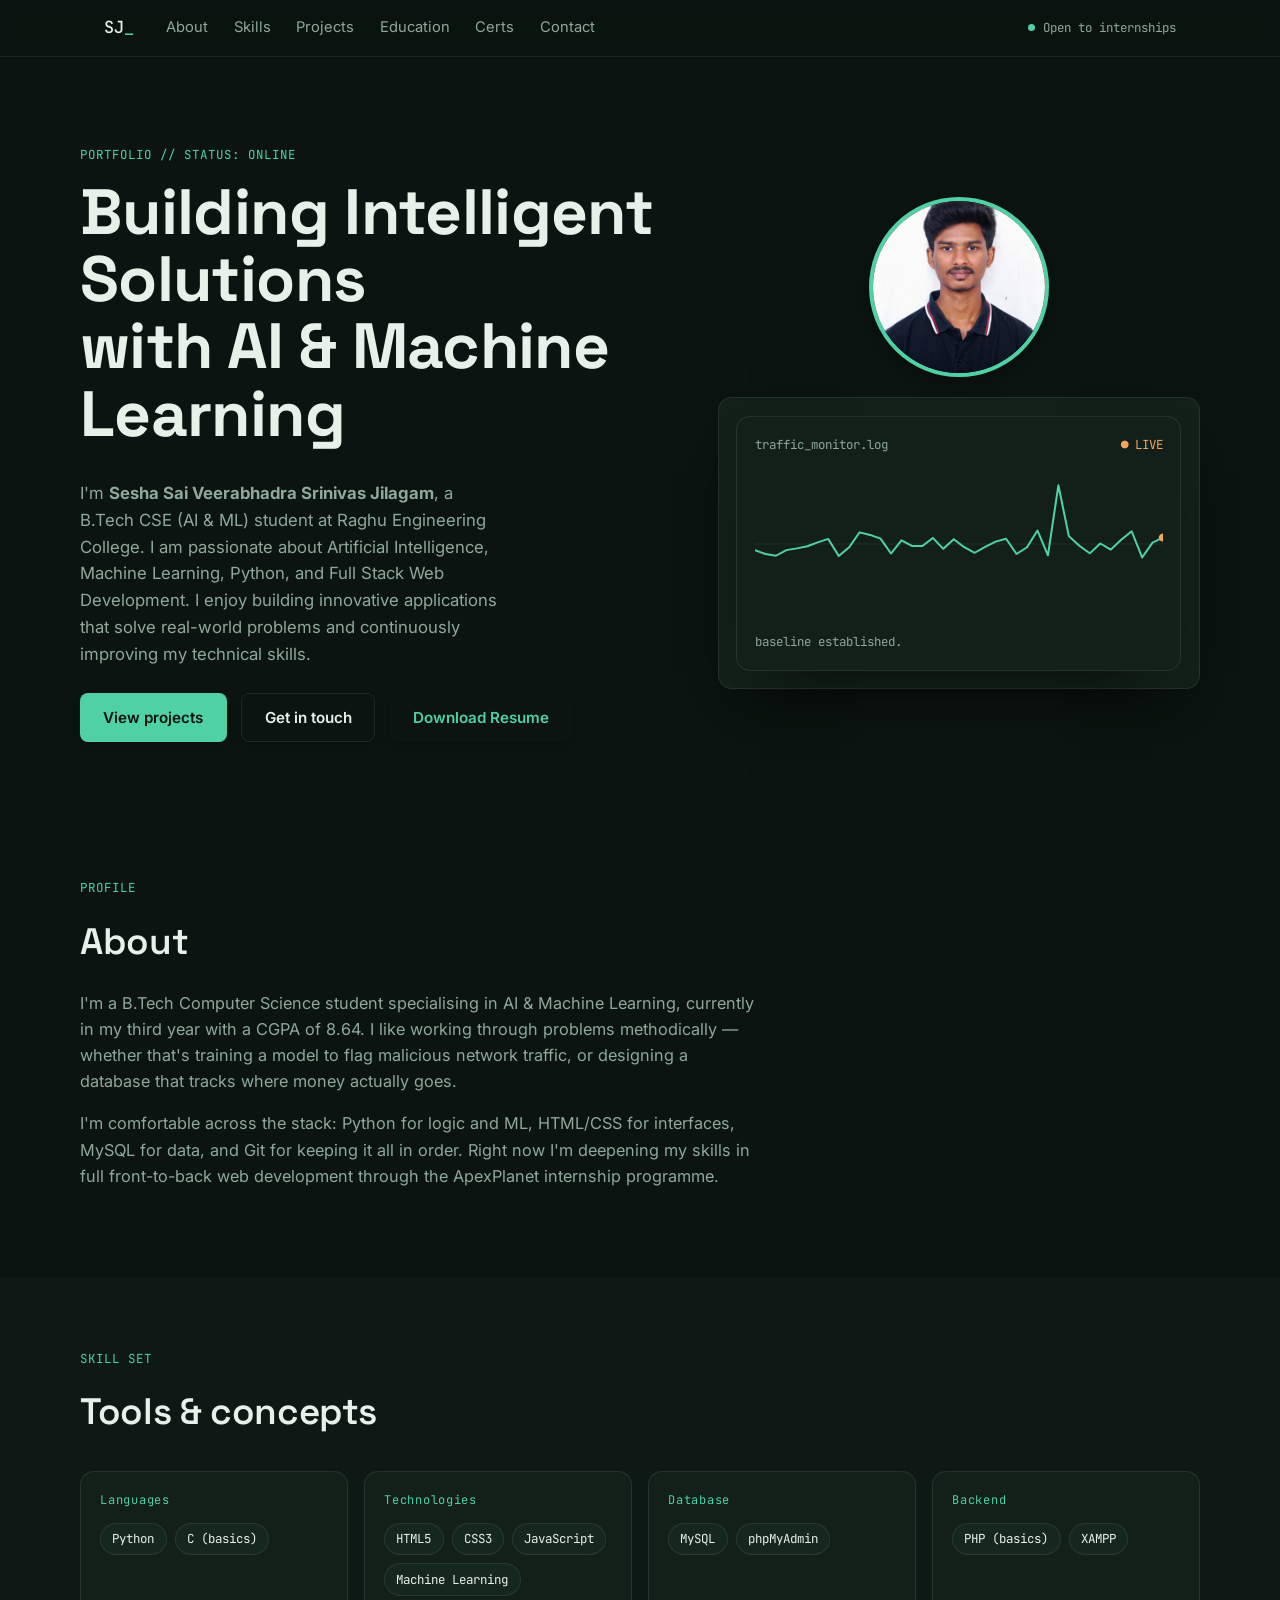
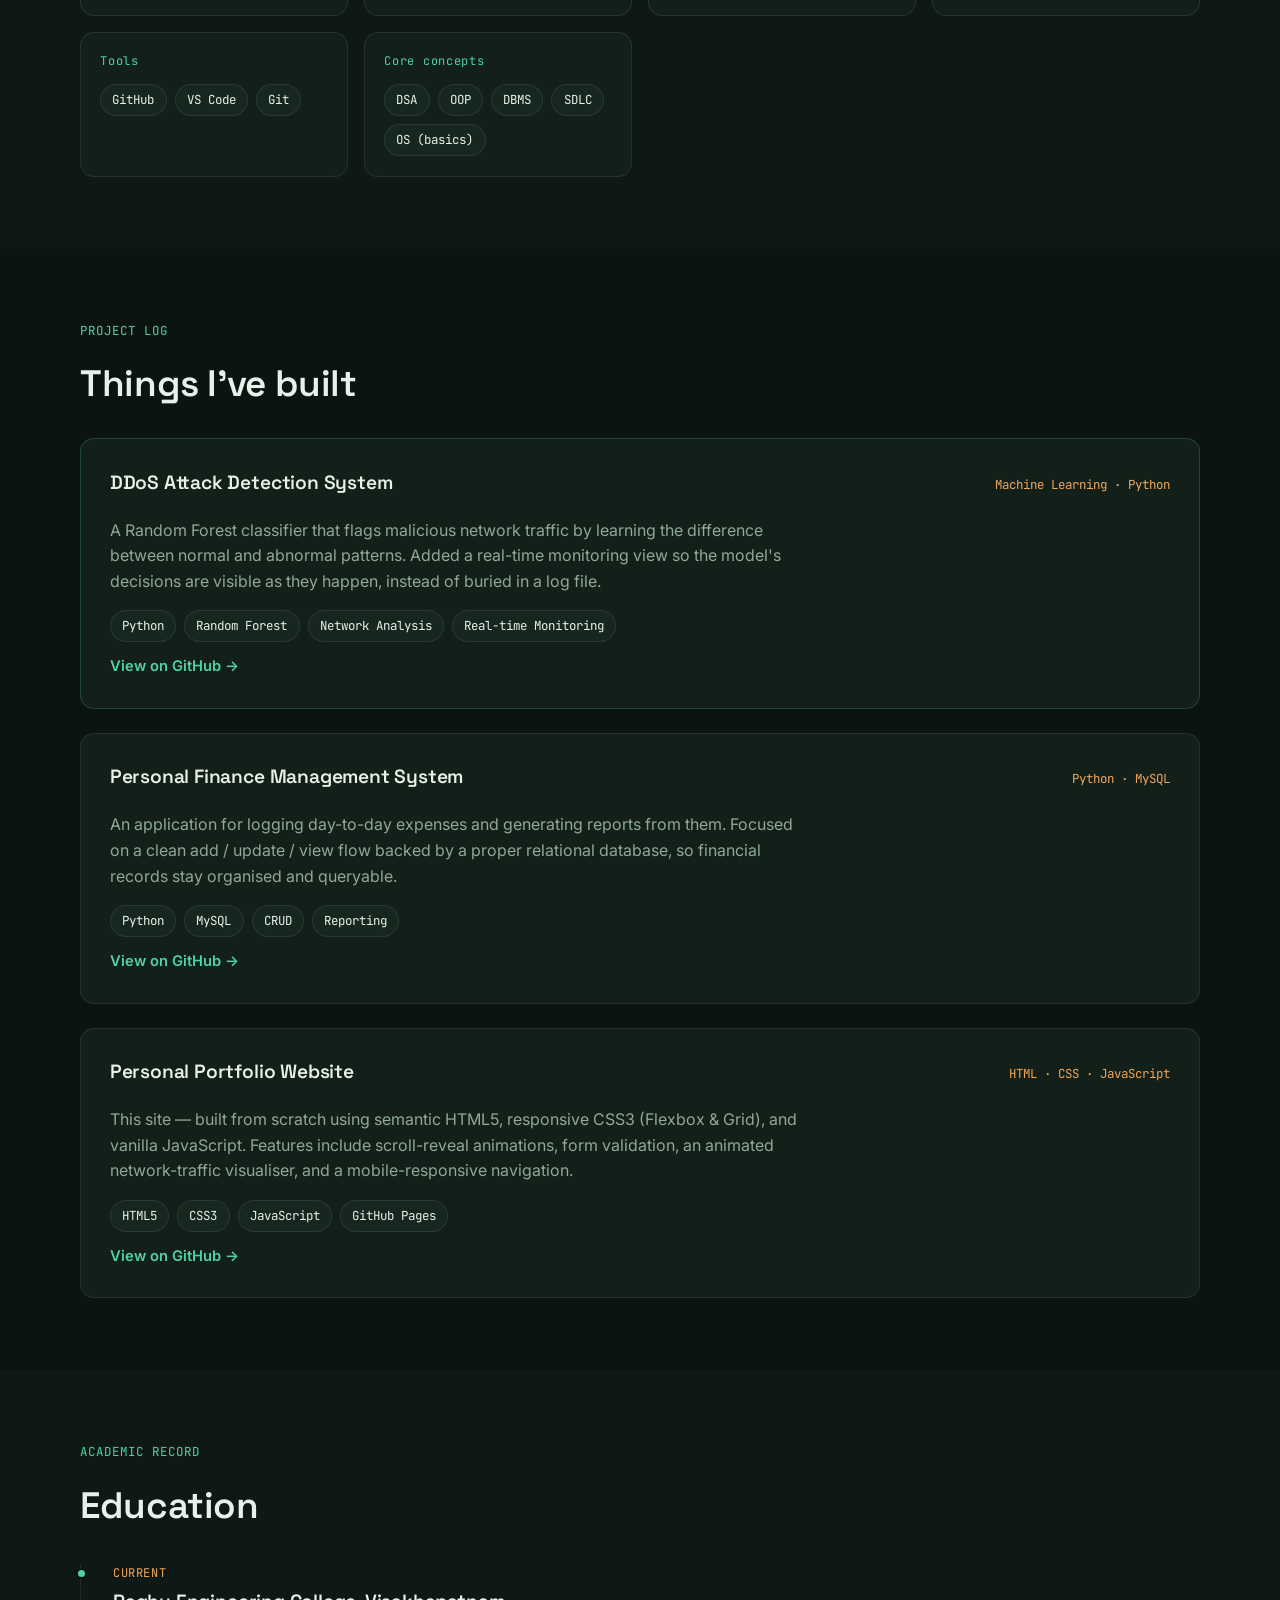
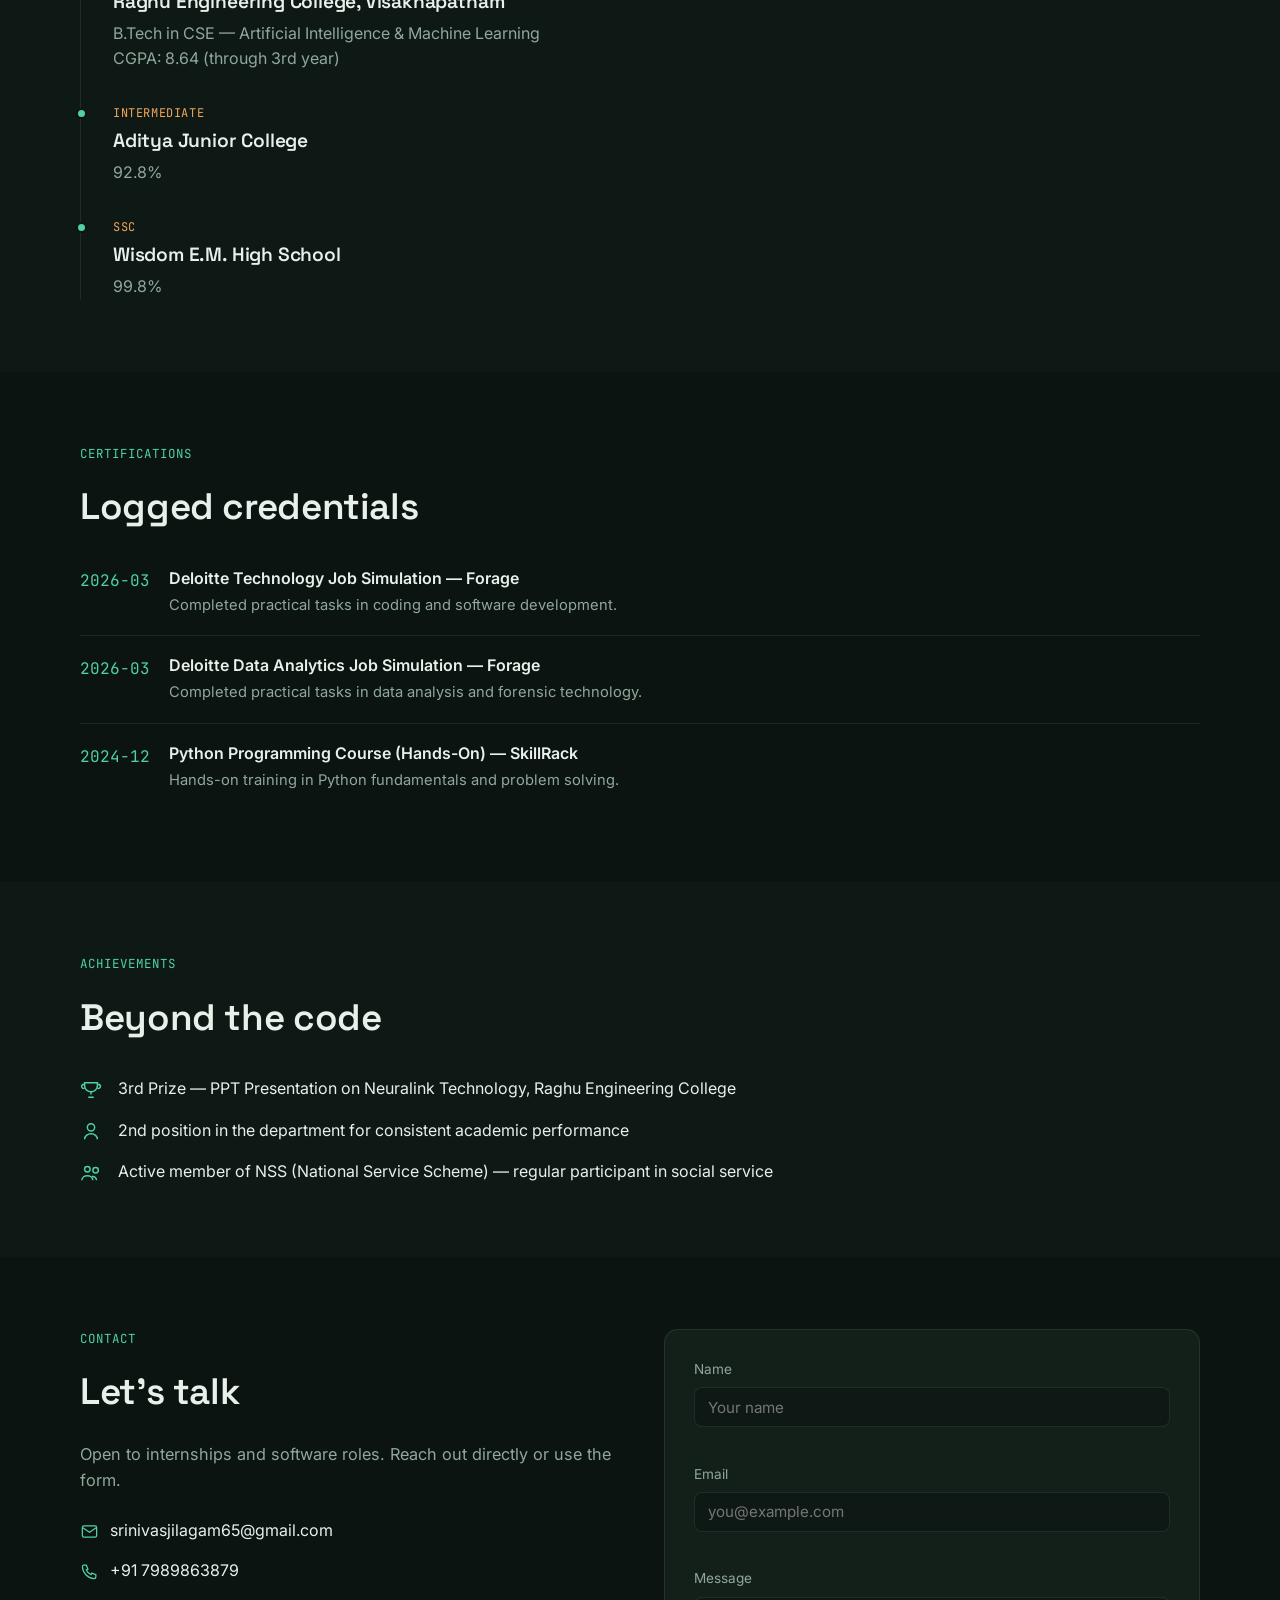
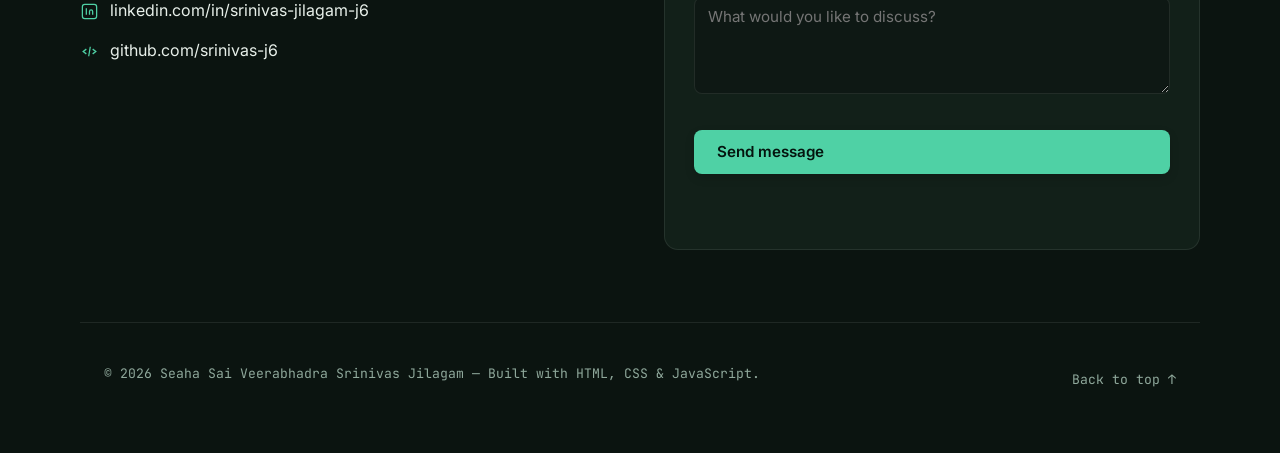
<file: index.html>
<!DOCTYPE html>
<html lang="en">
<head>
<meta charset="UTF-8">
<meta name="viewport" content="width=device-width, initial-scale=1.0">
<title>Sesha Sai Veerabhadra Srinivas Jilagam — Portfolio</title>
<meta name="description" content="Portfolio of Sesha Sai Veerabhadra Srinivas Jilagam — AI & ML student. Machine learning, web development, and real-world software projects.">
<link rel="preconnect" href="https://fonts.googleapis.com">
<link rel="preconnect" href="https://fonts.gstatic.com" crossorigin>
<link href="https://fonts.googleapis.com/css2?family=Space+Grotesk:wght@500;600;700&family=Inter:wght@400;500;600&family=JetBrains+Mono:wght@400;500&display=swap" rel="stylesheet">
<link rel="stylesheet" href="style.css">
</head>
<body>

<a class="skip-link" href="#main">Skip to content</a>

<header class="nav" id="nav">
  <div class="nav-inner">
    <a href="#top" class="nav-logo mono">SJ<span>_</span></a>
    <nav class="nav-links" id="navLinks" aria-label="Primary">
      <a href="#about">About</a>
      <a href="#skills">Skills</a>
      <a href="#projects">Projects</a>
      <a href="#education">Education</a>
      <a href="#certifications">Certs</a>
      <a href="#contact">Contact</a>
    </nav>
    <div class="nav-status mono" aria-hidden="true">
      <span class="status-dot"></span>Open to internships
    </div>
    <button class="nav-toggle" id="navToggle" aria-label="Toggle menu" aria-expanded="false" aria-controls="navLinks">
      <span></span><span></span><span></span>
    </button>
  </div>
</header>

<main id="main">

  <!-- HERO -->
  <section class="hero" id="top">
    <div class="hero-inner">
      <div class="hero-text reveal">
        <p class="eyebrow mono">PORTFOLIO // STATUS: ONLINE</p>
        <h1>Building Intelligent Solutions<br>with AI &amp; Machine Learning</h1>
        <p class="hero-sub">I'm <strong>Sesha Sai Veerabhadra Srinivas Jilagam</strong>, a B.Tech CSE (AI &amp; ML) student at Raghu Engineering College. I am passionate about Artificial Intelligence, Machine Learning, Python, and Full Stack Web Development. I enjoy building innovative applications that solve real-world problems and continuously improving my technical skills.</p>
        <div class="hero-cta">
          <a href="#projects" class="btn btn-primary">View projects</a>
          <a href="#contact" class="btn btn-ghost">Get in touch</a>
          <a class="btn" href="resume.pdf" download>Download Resume</a>
        </div>
      </div>
      <div class="hero-visual reveal">
  <img src="profile.jpeg" alt="Sesha Sai Veerabhadra Srinivas Jilagam" class="profile-image">

  <div class="monitor-panel">
        <div class="monitor-panel">
          <div class="monitor-head mono">
            <span>traffic_monitor.log</span>
            <span class="live-tag">● LIVE</span>
          </div>
          <svg id="trafficChart" viewBox="0 0 480 200" preserveAspectRatio="none">
            <line x1="0" y1="100" x2="480" y2="100" class="chart-grid"></line>
            <path id="chartBaseline" class="chart-line"></path>
            <circle id="chartMarker" class="chart-marker" r="5" opacity="0"></circle>
          </svg>
          <div class="monitor-foot mono" id="monitorFoot">scanning packets…</div>
        </div>
      </div>
    </div>
  </section>

  <!-- ABOUT -->
  <section class="panel" id="about">
    <div class="panel-inner">
      <p class="eyebrow mono">PROFILE</p>
      <h2 class="reveal">About</h2>
      <p class="lead reveal">I'm a B.Tech Computer Science student specialising in AI &amp; Machine Learning, currently in my third year with a CGPA of 8.64. I like working through problems methodically — whether that's training a model to flag malicious network traffic, or designing a database that tracks where money actually goes.</p>
      <p class="lead reveal">I'm comfortable across the stack: Python for logic and ML, HTML/CSS for interfaces, MySQL for data, and Git for keeping it all in order. Right now I'm deepening my skills in full front-to-back web development through the ApexPlanet internship programme.</p>
    </div>
  </section>

  <!-- SKILLS -->
  <section class="panel panel-alt" id="skills">
    <div class="panel-inner">
      <p class="eyebrow mono">SKILL SET</p>
      <h2 class="reveal">Tools &amp; concepts</h2>
      <div class="skill-grid">
        <div class="skill-card reveal">
          <p class="mono skill-label">Languages</p>
          <div class="chips"><span class="chip">Python</span><span class="chip">C (basics)</span></div>
        </div>
        <div class="skill-card reveal">
          <p class="mono skill-label">Technologies</p>
          <div class="chips"><span class="chip">HTML5</span><span class="chip">CSS3</span><span class="chip">JavaScript</span><span class="chip">Machine Learning</span></div>
        </div>
        <div class="skill-card reveal">
          <p class="mono skill-label">Database</p>
          <div class="chips"><span class="chip">MySQL</span><span class="chip">phpMyAdmin</span></div>
        </div>
        <div class="skill-card reveal">
          <p class="mono skill-label">Backend</p>
          <div class="chips"><span class="chip">PHP (basics)</span><span class="chip">XAMPP</span></div>
        </div>
        <div class="skill-card reveal">
          <p class="mono skill-label">Tools</p>
          <div class="chips"><span class="chip">GitHub</span><span class="chip">VS Code</span><span class="chip">Git</span></div>
        </div>
        <div class="skill-card reveal">
          <p class="mono skill-label">Core concepts</p>
          <div class="chips"><span class="chip">DSA</span><span class="chip">OOP</span><span class="chip">DBMS</span><span class="chip">SDLC</span><span class="chip">OS (basics)</span></div>
        </div>
      </div>
    </div>
  </section>

  <!-- PROJECTS -->
  <section class="panel" id="projects">
    <div class="panel-inner">
      <p class="eyebrow mono">PROJECT LOG</p>
      <h2 class="reveal">Things I've built</h2>

      <article class="project-card project-card--feature reveal">
        <div class="project-card-head">
          <h3>DDoS Attack Detection System</h3>
          <span class="mono project-tag">Machine Learning · Python</span>
        </div>
        <p>A Random Forest classifier that flags malicious network traffic by learning the difference between normal and abnormal patterns. Added a real-time monitoring view so the model's decisions are visible as they happen, instead of buried in a log file.</p>
        <div class="chips">
          <span class="chip">Python</span><span class="chip">Random Forest</span><span class="chip">Network Analysis</span><span class="chip">Real-time Monitoring</span>
        </div>
        <a href="https://github.com/srinivas-j6" class="project-link" target="_blank" rel="noopener">View on GitHub →</a>
      </article>

      <article class="project-card reveal">
        <div class="project-card-head">
          <h3>Personal Finance Management System</h3>
          <span class="mono project-tag">Python · MySQL</span>
        </div>
        <p>An application for logging day-to-day expenses and generating reports from them. Focused on a clean add / update / view flow backed by a proper relational database, so financial records stay organised and queryable.</p>
        <div class="chips">
          <span class="chip">Python</span><span class="chip">MySQL</span><span class="chip">CRUD</span><span class="chip">Reporting</span>
        </div>
        <a href="https://github.com/srinivas-j6" class="project-link" target="_blank" rel="noopener">View on GitHub →</a>
      </article>

      <article class="project-card reveal">
        <div class="project-card-head">
          <h3>Personal Portfolio Website</h3>
          <span class="mono project-tag">HTML · CSS · JavaScript</span>
        </div>
        <p>This site — built from scratch using semantic HTML5, responsive CSS3 (Flexbox &amp; Grid), and vanilla JavaScript. Features include scroll-reveal animations, form validation, an animated network-traffic visualiser, and a mobile-responsive navigation.</p>
        <div class="chips">
          <span class="chip">HTML5</span><span class="chip">CSS3</span><span class="chip">JavaScript</span><span class="chip">GitHub Pages</span>
        </div>
        <a href="https://github.com/srinivas-j6" class="project-link" target="_blank" rel="noopener">View on GitHub →</a>
      </article>
    </div>
  </section>

  <!-- EDUCATION -->
  <section class="panel panel-alt" id="education">
    <div class="panel-inner">
      <p class="eyebrow mono">ACADEMIC RECORD</p>
      <h2 class="reveal">Education</h2>
      <ol class="timeline">
        <li class="timeline-item reveal">
          <div class="timeline-dot"></div>
          <div class="timeline-content">
            <p class="mono timeline-date">CURRENT</p>
            <h3>Raghu Engineering College, Visakhapatnam</h3>
            <p>B.Tech in CSE — Artificial Intelligence &amp; Machine Learning<br>CGPA: 8.64 (through 3rd year)</p>
          </div>
        </li>
        <li class="timeline-item reveal">
          <div class="timeline-dot"></div>
          <div class="timeline-content">
            <p class="mono timeline-date">INTERMEDIATE</p>
            <h3>Aditya Junior College</h3>
            <p>92.8%</p>
          </div>
        </li>
        <li class="timeline-item reveal">
          <div class="timeline-dot"></div>
          <div class="timeline-content">
            <p class="mono timeline-date">SSC</p>
            <h3>Wisdom E.M. High School</h3>
            <p>99.8%</p>
          </div>
        </li>
      </ol>
    </div>
  </section>

  <!-- CERTIFICATIONS -->
  <section class="panel" id="certifications">
    <div class="panel-inner">
      <p class="eyebrow mono">CERTIFICATIONS</p>
      <h2 class="reveal">Logged credentials</h2>
      <ul class="log-list">
        <li class="log-item reveal">
          <span class="mono log-date">2026-03</span>
          <div>
            <p class="log-title">Deloitte Technology Job Simulation — Forage</p>
            <p class="log-desc">Completed practical tasks in coding and software development.</p>
          </div>
        </li>
        <li class="log-item reveal">
          <span class="mono log-date">2026-03</span>
          <div>
            <p class="log-title">Deloitte Data Analytics Job Simulation — Forage</p>
            <p class="log-desc">Completed practical tasks in data analysis and forensic technology.</p>
          </div>
        </li>
        <li class="log-item reveal">
          <span class="mono log-date">2024-12</span>
          <div>
            <p class="log-title">Python Programming Course (Hands-On) — SkillRack</p>
            <p class="log-desc">Hands-on training in Python fundamentals and problem solving.</p>
          </div>
        </li>
      </ul>
    </div>
  </section>

  <!-- ACHIEVEMENTS -->
  <section class="panel panel-alt" id="achievements">
    <div class="panel-inner">
      <p class="eyebrow mono">ACHIEVEMENTS</p>
      <h2 class="reveal">Beyond the code</h2>
      <ul class="achieve-list">
        <li class="achieve-item reveal">
          <svg class="achieve-icon" viewBox="0 0 24 24" fill="none" stroke="currentColor" stroke-width="1.6" aria-hidden="true"><path d="M5 4h14v3a7 7 0 0 1-14 0V4Z"/><path d="M5 6H3a2 2 0 0 0 2 4M19 6h2a2 2 0 0 1-2 4"/><path d="M12 14v3M9 20h6"/></svg>
          <p>3rd Prize — PPT Presentation on Neuralink Technology, Raghu Engineering College</p>
        </li>
        <li class="achieve-item reveal">
          <svg class="achieve-icon" viewBox="0 0 24 24" fill="none" stroke="currentColor" stroke-width="1.6" aria-hidden="true"><circle cx="12" cy="8" r="4"/><path d="M5 21c0-3.3 3.1-6 7-6s7 2.7 7 6"/></svg>
          <p>2nd position in the department for consistent academic performance</p>
        </li>
        <li class="achieve-item reveal">
          <svg class="achieve-icon" viewBox="0 0 24 24" fill="none" stroke="currentColor" stroke-width="1.6" aria-hidden="true"><circle cx="8" cy="8" r="3"/><circle cx="17" cy="9" r="3"/><path d="M2 20c0-3 2.7-5 6-5s6 2 6 5M13 15.5c2.6.3 5 2.1 5 4.5"/></svg>
          <p>Active member of NSS (National Service Scheme) — regular participant in social service</p>
        </li>
      </ul>
    </div>
  </section>

  <!-- CONTACT -->
  <section class="panel" id="contact">
    <div class="panel-inner contact-grid">
      <div class="reveal">
        <p class="eyebrow mono">CONTACT</p>
        <h2>Let's talk</h2>
        <p class="lead">Open to internships and software roles. Reach out directly or use the form.</p>
        <ul class="contact-list">
          <li>
            <svg viewBox="0 0 24 24" fill="none" stroke="currentColor" stroke-width="1.6" aria-hidden="true"><rect x="3" y="5" width="18" height="14" rx="2"/><path d="m3 7 9 6 9-6"/></svg>
            <a href="mailto:srinivasjilagam65@gmail.com">srinivasjilagam65@gmail.com</a>
          </li>
          <li>
            <svg viewBox="0 0 24 24" fill="none" stroke="currentColor" stroke-width="1.6" aria-hidden="true"><path d="M5 4h3l2 5-2 1a11 11 0 0 0 6 6l1-2 5 2v3a2 2 0 0 1-2 2A16 16 0 0 1 3 6a2 2 0 0 1 2-2Z"/></svg>
            <a href="tel:+917989863879">+91 7989863879</a>
          </li>
          <li>
            <svg viewBox="0 0 24 24" fill="none" stroke="currentColor" stroke-width="1.6" aria-hidden="true"><rect x="3" y="3" width="18" height="18" rx="3"/><path d="M8 8v8M8 8h.01M12 16v-4a2 2 0 0 1 4 0v4M12 12v4"/></svg>
            <a href="https://linkedin.com/in/srinivas-jilagam-j6" target="_blank" rel="noopener">linkedin.com/in/srinivas-jilagam-j6</a>
          </li>
          <li>
            <svg viewBox="0 0 24 24" fill="none" stroke="currentColor" stroke-width="1.6" aria-hidden="true"><path d="m8 9-4 3 4 3M16 9l4 3-4 3M13 6l-2 12"/></svg>
            <a href="https://github.com/srinivas-j6" target="_blank" rel="noopener">github.com/srinivas-j6</a>
          </li>
        </ul>
      </div>

      <form class="contact-form reveal" id="contactForm" novalidate>
        <label class="field">
          <span>Name</span>
          <input type="text" name="name" id="name" required placeholder="Your name">
          <small class="field-error" data-for="name"></small>
        </label>
        <label class="field">
          <span>Email</span>
          <input type="email" name="email" id="email" required placeholder="you@example.com">
          <small class="field-error" data-for="email"></small>
        </label>
        <label class="field">
          <span>Message</span>
          <textarea name="message" id="message" rows="4" required placeholder="What would you like to discuss?"></textarea>
          <small class="field-error" data-for="message"></small>
        </label>
        <button type="submit" class="btn btn-primary">Send message</button>
        <p class="form-status mono" id="formStatus" role="status" aria-live="polite"></p>
      </form>
    </div>
  </section>

</main>

<footer class="site-footer">
  <p class="mono">© 2026 Seaha Sai Veerabhadra Srinivas Jilagam — Built with HTML, CSS &amp; JavaScript.</p>
  <a href="#top" class="mono back-top">Back to top ↑</a>
</footer>

<script src="script.js"></script>
</body>
</html>
</file>
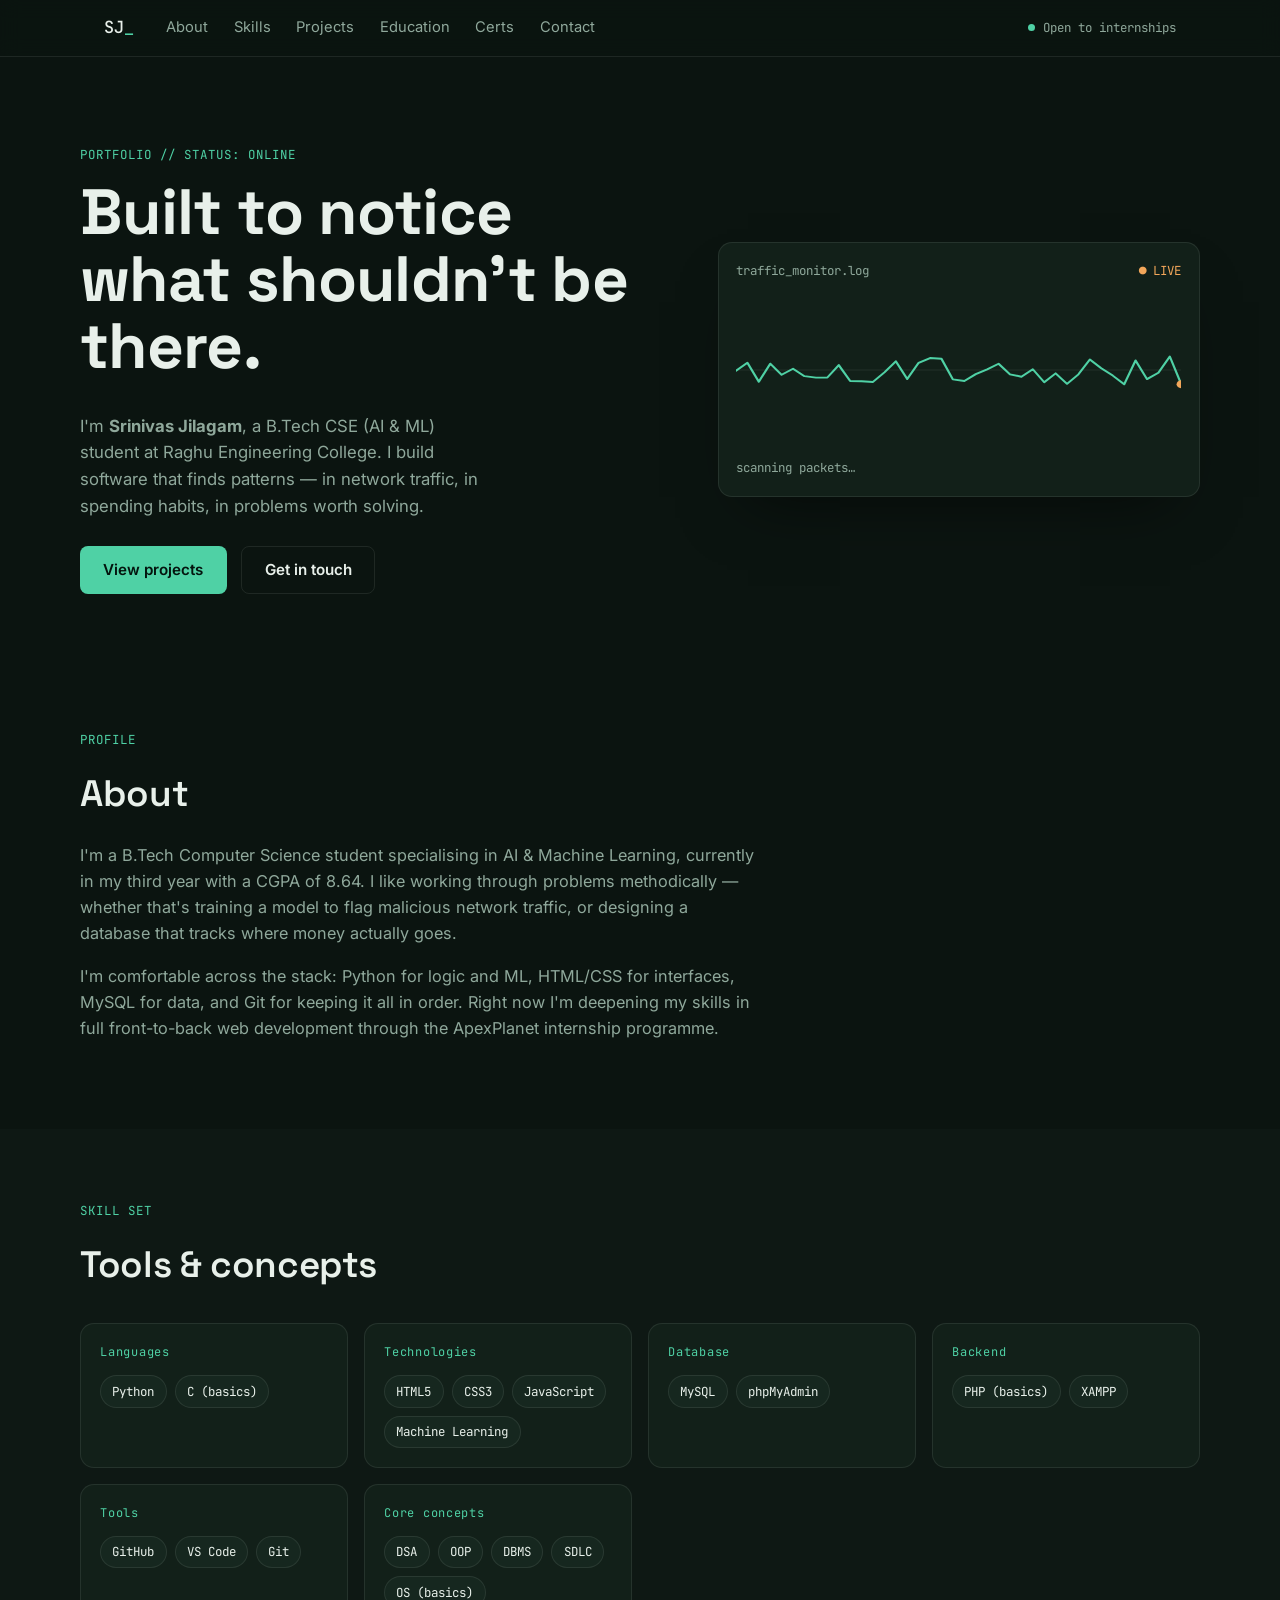
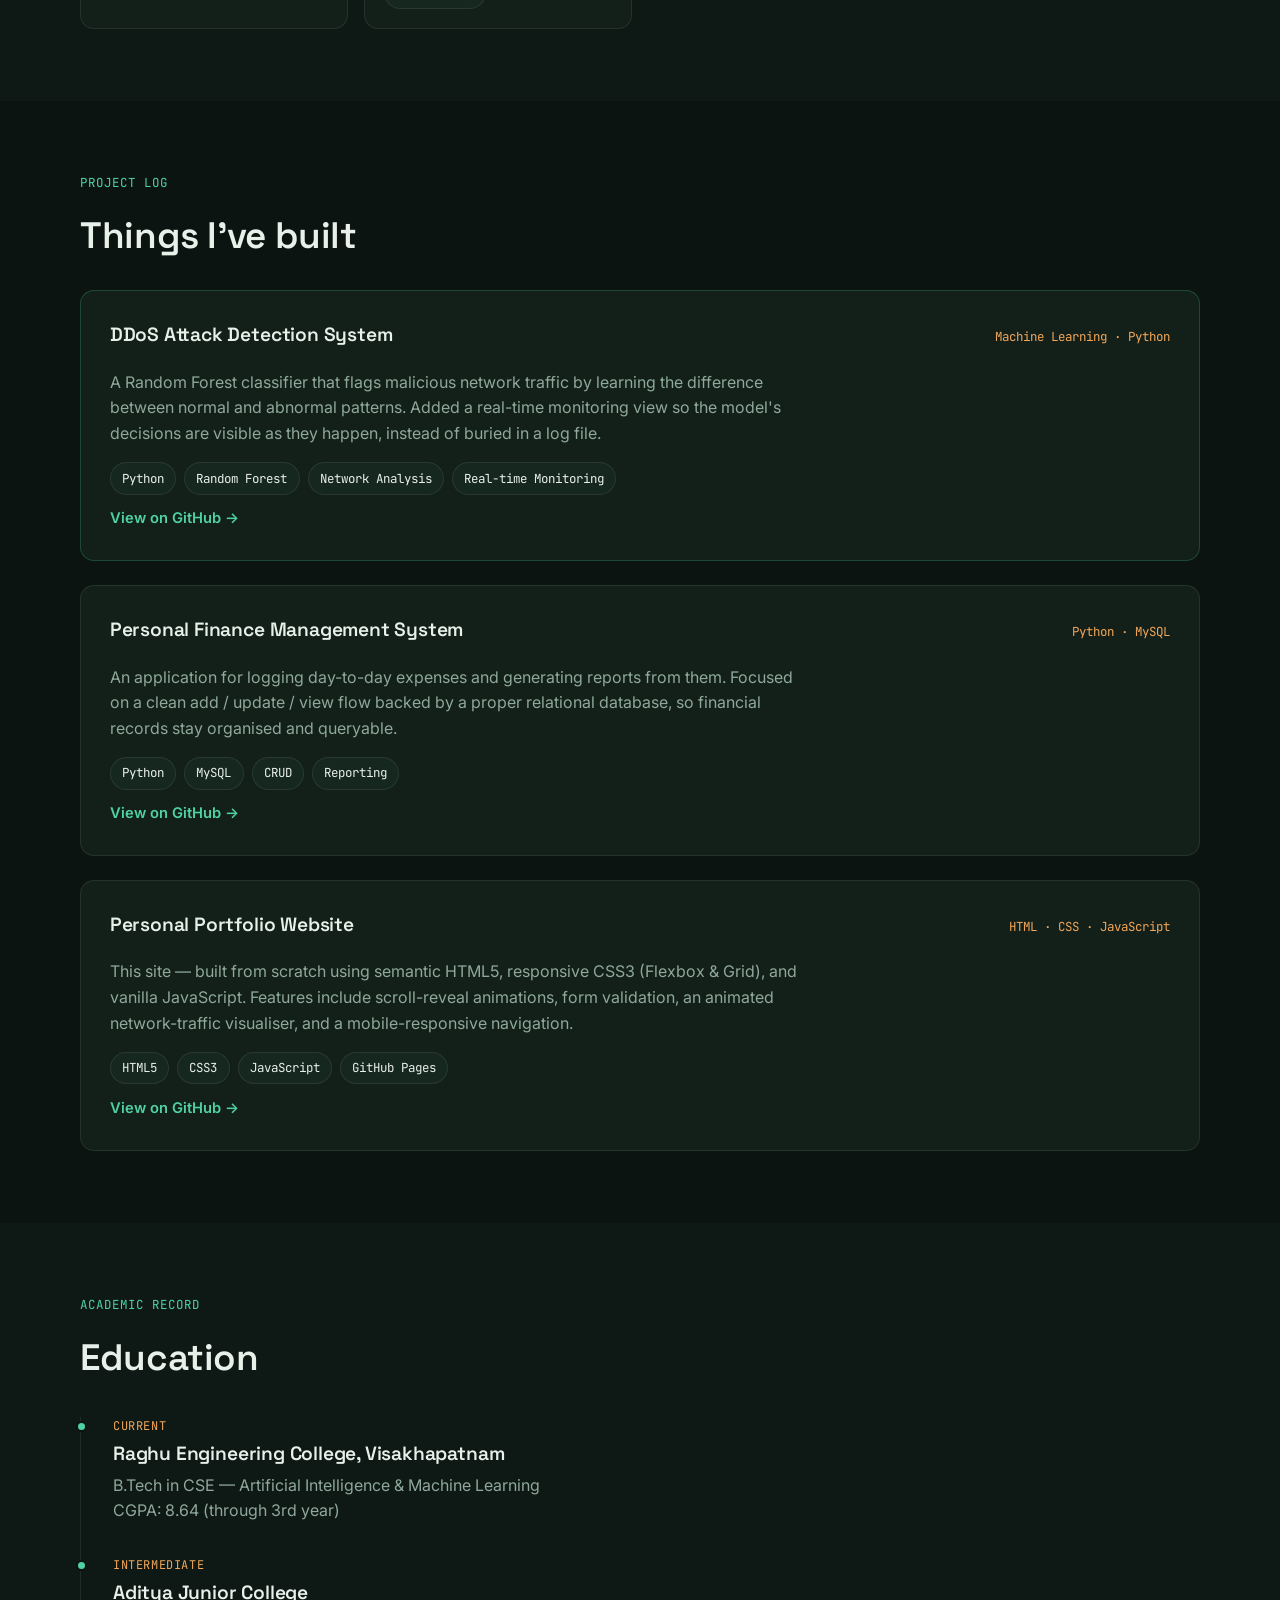
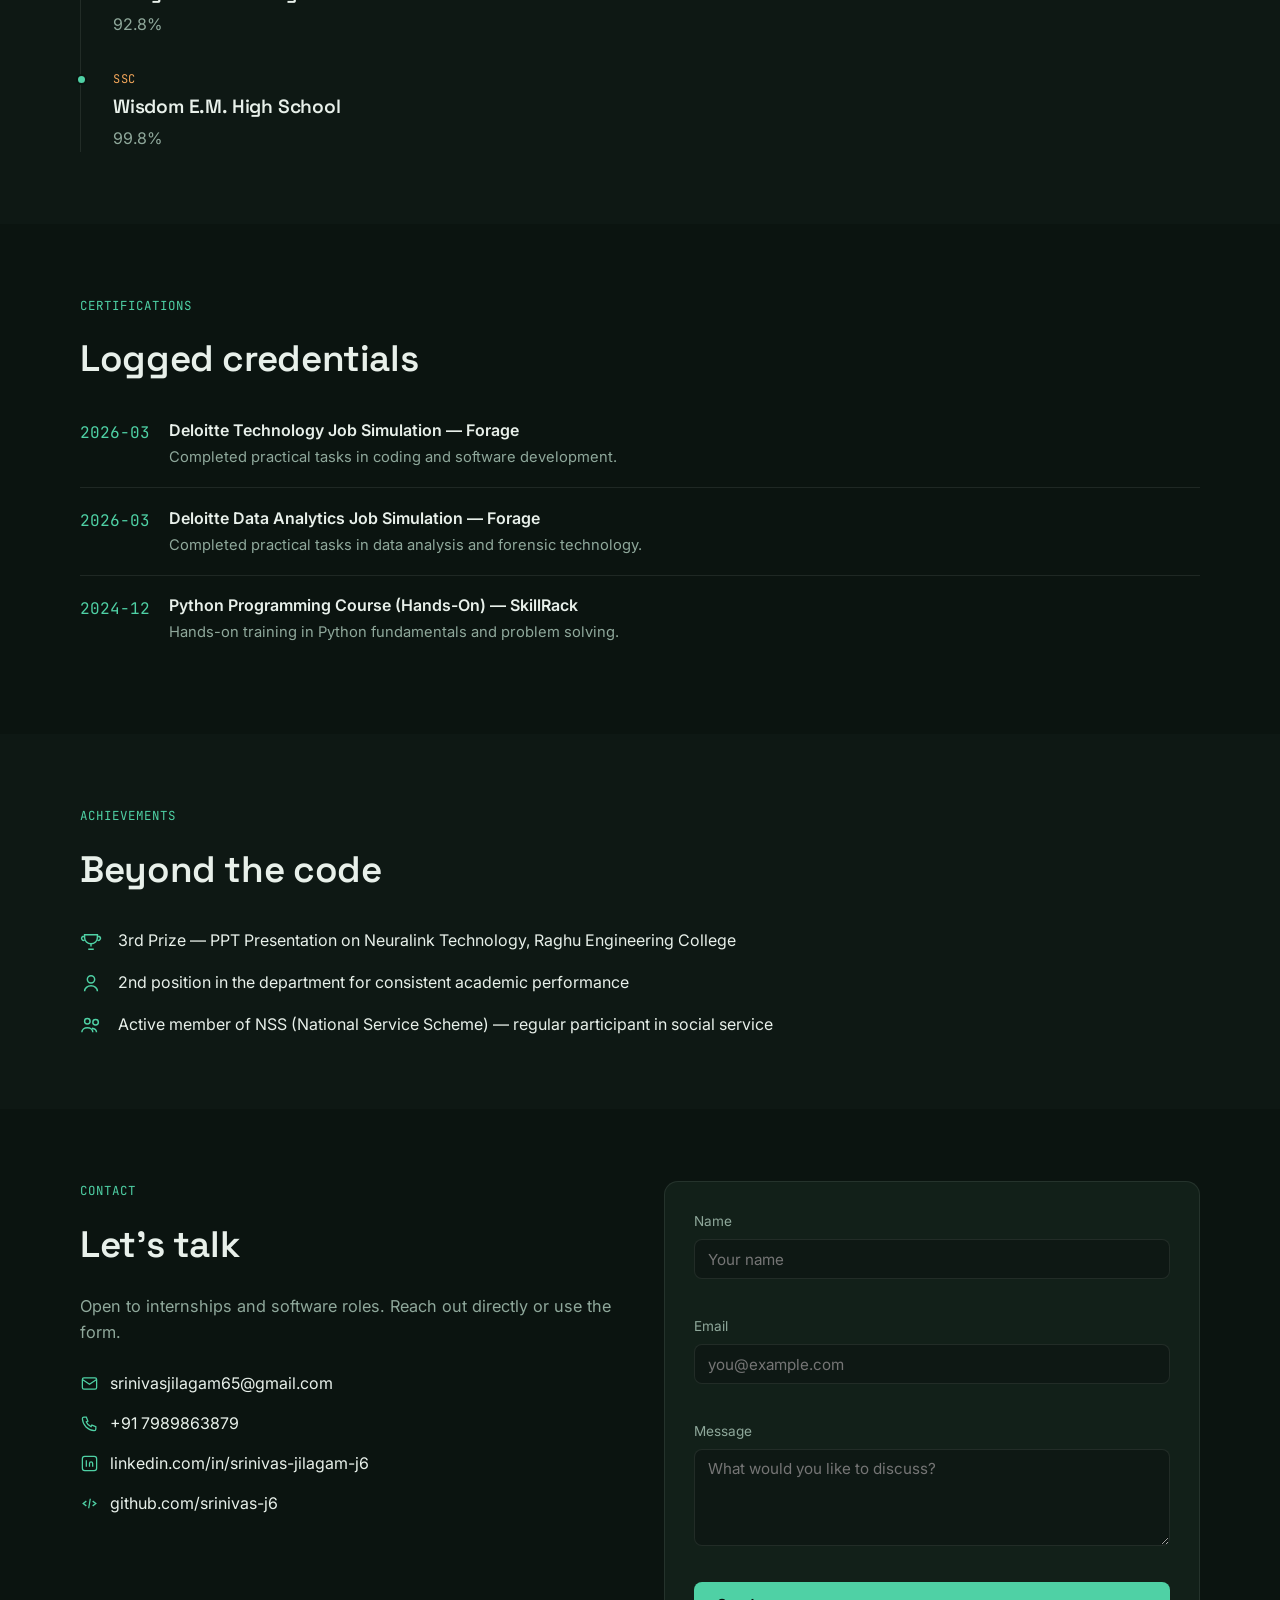
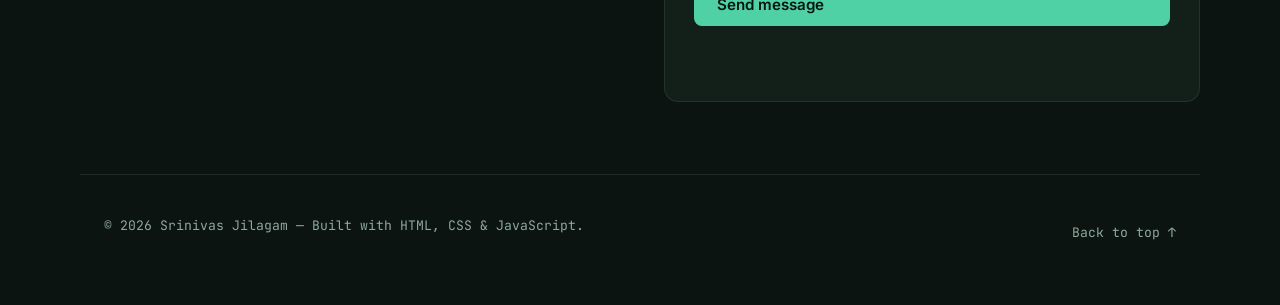
<file: portfolio.html>
<!DOCTYPE html>
<html lang="en">
<head>
<meta charset="UTF-8">
<meta name="viewport" content="width=device-width, initial-scale=1.0">
<title>Srinivas Jilagam — Portfolio</title>
<meta name="description" content="Portfolio of Srinivas Jilagam — AI & ML student. Machine learning, web development, and real-world software projects.">
<link rel="preconnect" href="https://fonts.googleapis.com">
<link rel="preconnect" href="https://fonts.gstatic.com" crossorigin>
<link href="https://fonts.googleapis.com/css2?family=Space+Grotesk:wght@500;600;700&family=Inter:wght@400;500;600&family=JetBrains+Mono:wght@400;500&display=swap" rel="stylesheet">
<style>
/* =========================================================
   Tokens
   ========================================================= */
:root {
  --bg: #0b1410;
  --bg-soft: #0e1814;
  --surface: #122019;
  --surface-2: #16271f;
  --border: rgba(232, 240, 234, 0.09);
  --text: #e8f0ea;
  --text-muted: #8fa89b;
  --accent: #4fd1a5;
  --accent-soft: rgba(79, 209, 165, 0.13);
  --alert: #f2a65a;
  --radius: 14px;
  --radius-sm: 8px;
  --maxw: 1120px;
  --font-display: "Space Grotesk", sans-serif;
  --font-body: "Inter", sans-serif;
  --font-mono: "JetBrains Mono", monospace;
  --ease: cubic-bezier(0.16, 1, 0.3, 1);
}

* { box-sizing: border-box; }
html { scroll-behavior: smooth; }

@media (prefers-reduced-motion: reduce) {
  html { scroll-behavior: auto; }
  *, *::before, *::after { animation-duration: 0.01ms !important; transition-duration: 0.01ms !important; }
}

body {
  margin: 0;
  background: var(--bg);
  color: var(--text);
  font-family: var(--font-body);
  line-height: 1.6;
  -webkit-font-smoothing: antialiased;
}

h1, h2, h3 { font-family: var(--font-display); font-weight: 600; margin: 0 0 0.5em; letter-spacing: -0.01em; }
h1 { font-size: clamp(2.4rem, 5.5vw, 4rem); line-height: 1.05; font-weight: 700; }
h2 { font-size: clamp(1.7rem, 3vw, 2.3rem); }
h3 { font-size: 1.2rem; }
p { margin: 0 0 1em; color: var(--text-muted); }
a { color: var(--accent); text-decoration: none; }
.mono { font-family: var(--font-mono); }

.skip-link { position: absolute; left: -999px; top: 0; background: var(--accent); color: #04140e; padding: 0.5rem 1rem; z-index: 200; }
.skip-link:focus { left: 1rem; top: 1rem; }
:focus-visible { outline: 2px solid var(--accent); outline-offset: 3px; }

/* NAV */
.nav { position: sticky; top: 0; z-index: 100; background: rgba(11,20,16,0.85); backdrop-filter: blur(10px); border-bottom: 1px solid var(--border); }
.nav-inner { max-width: var(--maxw); margin: 0 auto; padding: 0.9rem 1.5rem; display: flex; align-items: center; gap: 2rem; }
.nav-logo { font-size: 1.05rem; color: var(--text); font-weight: 500; }
.nav-logo span { color: var(--accent); }
.nav-links { display: flex; gap: 1.6rem; flex: 1; }
.nav-links a { color: var(--text-muted); font-size: 0.92rem; transition: color 0.2s var(--ease); }
.nav-links a:hover { color: var(--text); }
.nav-status { display: flex; align-items: center; gap: 0.5rem; font-size: 0.78rem; color: var(--text-muted); white-space: nowrap; }
.status-dot { width: 7px; height: 7px; border-radius: 50%; background: var(--accent); animation: pulse 2.4s infinite; }
@keyframes pulse { 0% { box-shadow: 0 0 0 0 rgba(79,209,165,0.5); } 70% { box-shadow: 0 0 0 7px rgba(79,209,165,0); } 100% { box-shadow: 0 0 0 0 rgba(79,209,165,0); } }
.nav-toggle { display: none; flex-direction: column; justify-content: center; gap: 4px; width: 32px; height: 32px; background: none; border: none; cursor: pointer; padding: 0; }
.nav-toggle span { display: block; width: 100%; height: 2px; background: var(--text); transition: transform 0.25s var(--ease), opacity 0.25s var(--ease); }
.nav-toggle.is-open span:nth-child(1) { transform: translateY(6px) rotate(45deg); }
.nav-toggle.is-open span:nth-child(2) { opacity: 0; }
.nav-toggle.is-open span:nth-child(3) { transform: translateY(-6px) rotate(-45deg); }

/* BUTTONS */
.btn { display: inline-flex; align-items: center; gap: 0.4rem; padding: 0.7rem 1.4rem; border-radius: var(--radius-sm); font-family: var(--font-body); font-weight: 600; font-size: 0.95rem; border: 1px solid transparent; cursor: pointer; transition: transform 0.2s var(--ease), background 0.2s, border-color 0.2s; }
.btn-primary { background: var(--accent); color: #04140e; }
.btn-primary:hover { transform: translateY(-2px); background: #65e0b6; }
.btn-ghost { color: var(--text); border-color: var(--border); }
.btn-ghost:hover { border-color: var(--accent); color: var(--accent); }

/* HERO */
.hero { padding: 5.5rem 1.5rem 4rem; }
.hero-inner { max-width: var(--maxw); margin: 0 auto; display: grid; grid-template-columns: 1.1fr 0.9fr; gap: 3rem; align-items: center; }
.eyebrow { color: var(--accent); font-size: 0.78rem; letter-spacing: 0.08em; margin-bottom: 0.9rem; }
.hero-sub { font-size: 1.05rem; max-width: 38ch; }
.hero-cta { display: flex; gap: 0.9rem; margin-top: 1.6rem; flex-wrap: wrap; }

.monitor-panel { background: var(--surface); border: 1px solid var(--border); border-radius: var(--radius); padding: 1.1rem; box-shadow: 0 30px 60px -30px rgba(0,0,0,0.6); }
.monitor-head { display: flex; justify-content: space-between; font-size: 0.78rem; color: var(--text-muted); margin-bottom: 0.6rem; }
.live-tag { color: var(--alert); }
#trafficChart { width: 100%; height: 160px; display: block; }
.chart-grid { stroke: var(--border); stroke-width: 1; }
.chart-line { fill: none; stroke: var(--accent); stroke-width: 2.4; stroke-linecap: round; stroke-linejoin: round; }
.chart-marker { fill: var(--alert); }
.monitor-foot { font-size: 0.78rem; color: var(--text-muted); margin-top: 0.5rem; min-height: 1.2em; }

/* PANELS */
.panel { padding: 4.5rem 1.5rem; }
.panel-alt { background: var(--bg-soft); }
.panel-inner { max-width: var(--maxw); margin: 0 auto; }
.lead { font-size: 1.02rem; max-width: 68ch; }

/* SKILLS */
.skill-grid { display: grid; grid-template-columns: repeat(auto-fit, minmax(220px, 1fr)); gap: 1rem; margin-top: 1.8rem; }
.skill-card { background: var(--surface); border: 1px solid var(--border); border-radius: var(--radius); padding: 1.2rem; }
.skill-label { color: var(--accent); font-size: 0.75rem; letter-spacing: 0.06em; margin-bottom: 0.8rem; }
.chips { display: flex; flex-wrap: wrap; gap: 0.5rem; }
.chip { font-family: var(--font-mono); font-size: 0.78rem; color: var(--text); background: var(--surface-2); border: 1px solid var(--border); padding: 0.32rem 0.7rem; border-radius: 99px; }

/* PROJECTS */
.project-card { background: var(--surface); border: 1px solid var(--border); border-radius: var(--radius); padding: 1.8rem; margin-top: 1.5rem; }
.project-card--feature { border-color: rgba(79,209,165,0.22); }
.project-card-head { display: flex; justify-content: space-between; align-items: baseline; gap: 1rem; flex-wrap: wrap; margin-bottom: 0.6rem; }
.project-tag { color: var(--alert); font-size: 0.78rem; }
.project-card p { max-width: 70ch; }
.project-link { display: inline-flex; gap: 0.3rem; margin-top: 0.8rem; font-weight: 600; font-size: 0.92rem; }
.project-link:hover { text-decoration: underline; }

/* TIMELINE */
.timeline { list-style: none; margin: 1.8rem 0 0; padding: 0; border-left: 1px solid var(--border); }
.timeline-item { position: relative; padding: 0 0 2rem 2rem; }
.timeline-item:last-child { padding-bottom: 0; }
.timeline-dot { position: absolute; left: -5.5px; top: 4px; width: 11px; height: 11px; border-radius: 50%; background: var(--accent); border: 2px solid var(--bg); }
.timeline-date { color: var(--alert); font-size: 0.75rem; letter-spacing: 0.05em; margin-bottom: 0.2rem; }
.timeline-content h3 { margin-bottom: 0.2rem; }
.timeline-content p:last-child { margin-bottom: 0; }

/* CERTIFICATIONS */
.log-list { list-style: none; margin: 1.8rem 0 0; padding: 0; display: flex; flex-direction: column; gap: 1.1rem; }
.log-item { display: flex; gap: 1.2rem; padding-bottom: 1.1rem; border-bottom: 1px solid var(--border); }
.log-item:last-child { border-bottom: none; }
.log-date { color: var(--accent); flex-shrink: 0; padding-top: 0.15rem; }
.log-title { color: var(--text); font-weight: 600; margin-bottom: 0.15rem; }
.log-desc { margin: 0; font-size: 0.92rem; }

/* ACHIEVEMENTS */
.achieve-list { list-style: none; margin: 1.8rem 0 0; padding: 0; display: flex; flex-direction: column; gap: 1rem; }
.achieve-item { display: flex; gap: 1rem; align-items: flex-start; }
.achieve-icon { width: 22px; height: 22px; flex-shrink: 0; color: var(--accent); margin-top: 0.15rem; }
.achieve-item p { margin: 0; color: var(--text); }

/* CONTACT */
.contact-grid { display: grid; grid-template-columns: 1fr 1fr; gap: 3rem; align-items: start; }
.contact-list { list-style: none; margin: 1.6rem 0 0; padding: 0; display: flex; flex-direction: column; gap: 0.9rem; }
.contact-list li { display: flex; align-items: center; gap: 0.7rem; }
.contact-list svg { width: 19px; height: 19px; color: var(--accent); flex-shrink: 0; }
.contact-list a { color: var(--text); }
.contact-list a:hover { color: var(--accent); }
.contact-form { background: var(--surface); border: 1px solid var(--border); border-radius: var(--radius); padding: 1.8rem; display: flex; flex-direction: column; gap: 1.1rem; }
.field { display: flex; flex-direction: column; gap: 0.4rem; font-size: 0.85rem; color: var(--text-muted); }
.field input, .field textarea { font-family: var(--font-body); font-size: 0.95rem; color: var(--text); background: var(--bg-soft); border: 1px solid var(--border); border-radius: var(--radius-sm); padding: 0.6rem 0.8rem; resize: vertical; }
.field input:focus, .field textarea:focus { outline: none; border-color: var(--accent); }
.field-error { color: var(--alert); min-height: 1em; font-size: 0.78rem; }
.form-status { min-height: 1.2em; color: var(--accent); font-size: 0.82rem; }

/* FOOTER */
.site-footer { max-width: var(--maxw); margin: 0 auto; padding: 2.5rem 1.5rem 3.5rem; display: flex; justify-content: space-between; align-items: center; flex-wrap: wrap; gap: 1rem; color: var(--text-muted); font-size: 0.82rem; border-top: 1px solid var(--border); }
.back-top { color: var(--text-muted); }
.back-top:hover { color: var(--accent); }

/* REVEAL */
.reveal { opacity: 0; transform: translateY(16px); transition: opacity 0.7s var(--ease), transform 0.7s var(--ease); }
.reveal.is-visible { opacity: 1; transform: translateY(0); }

/* RESPONSIVE */
@media (max-width: 860px) {
  .hero-inner { grid-template-columns: 1fr; }
  .contact-grid { grid-template-columns: 1fr; }
  .nav-status { display: none; }
}
@media (max-width: 720px) {
  .nav-links { position: absolute; top: 100%; left: 0; right: 0; background: var(--bg-soft); border-bottom: 1px solid var(--border); flex-direction: column; padding: 1rem 1.5rem; gap: 0.9rem; transform: translateY(-8px); opacity: 0; pointer-events: none; transition: opacity 0.2s var(--ease), transform 0.2s var(--ease); }
  .nav-links.is-open { transform: translateY(0); opacity: 1; pointer-events: auto; }
  .nav-toggle { display: flex; }
}
@media (max-width: 540px) {
  .hero { padding: 3.5rem 1.2rem 2.5rem; }
  .panel { padding: 3rem 1.2rem; }
  .project-card-head { flex-direction: column; align-items: flex-start; }
}

</style>
</head>
<body>

<a class="skip-link" href="#main">Skip to content</a>

<header class="nav" id="nav">
  <div class="nav-inner">
    <a href="#top" class="nav-logo mono">SJ<span>_</span></a>
    <nav class="nav-links" id="navLinks" aria-label="Primary">
      <a href="#about">About</a>
      <a href="#skills">Skills</a>
      <a href="#projects">Projects</a>
      <a href="#education">Education</a>
      <a href="#certifications">Certs</a>
      <a href="#contact">Contact</a>
    </nav>
    <div class="nav-status mono" aria-hidden="true">
      <span class="status-dot"></span>Open to internships
    </div>
    <button class="nav-toggle" id="navToggle" aria-label="Toggle menu" aria-expanded="false" aria-controls="navLinks">
      <span></span><span></span><span></span>
    </button>
  </div>
</header>

<main id="main">

  <!-- HERO -->
  <section class="hero" id="top">
    <div class="hero-inner">
      <div class="hero-text reveal">
        <p class="eyebrow mono">PORTFOLIO // STATUS: ONLINE</p>
        <h1>Built to notice<br>what shouldn't be there.</h1>
        <p class="hero-sub">I'm <strong>Srinivas Jilagam</strong>, a B.Tech CSE (AI &amp; ML) student at Raghu Engineering College. I build software that finds patterns — in network traffic, in spending habits, in problems worth solving.</p>
        <div class="hero-cta">
          <a href="#projects" class="btn btn-primary">View projects</a>
          <a href="#contact" class="btn btn-ghost">Get in touch</a>
        </div>
      </div>
      <div class="hero-visual reveal" aria-hidden="true">
        <div class="monitor-panel">
          <div class="monitor-head mono">
            <span>traffic_monitor.log</span>
            <span class="live-tag">● LIVE</span>
          </div>
          <svg id="trafficChart" viewBox="0 0 480 200" preserveAspectRatio="none">
            <line x1="0" y1="100" x2="480" y2="100" class="chart-grid"></line>
            <path id="chartBaseline" class="chart-line"></path>
            <circle id="chartMarker" class="chart-marker" r="5" opacity="0"></circle>
          </svg>
          <div class="monitor-foot mono" id="monitorFoot">scanning packets…</div>
        </div>
      </div>
    </div>
  </section>

  <!-- ABOUT -->
  <section class="panel" id="about">
    <div class="panel-inner">
      <p class="eyebrow mono">PROFILE</p>
      <h2 class="reveal">About</h2>
      <p class="lead reveal">I'm a B.Tech Computer Science student specialising in AI &amp; Machine Learning, currently in my third year with a CGPA of 8.64. I like working through problems methodically — whether that's training a model to flag malicious network traffic, or designing a database that tracks where money actually goes.</p>
      <p class="lead reveal">I'm comfortable across the stack: Python for logic and ML, HTML/CSS for interfaces, MySQL for data, and Git for keeping it all in order. Right now I'm deepening my skills in full front-to-back web development through the ApexPlanet internship programme.</p>
    </div>
  </section>

  <!-- SKILLS -->
  <section class="panel panel-alt" id="skills">
    <div class="panel-inner">
      <p class="eyebrow mono">SKILL SET</p>
      <h2 class="reveal">Tools &amp; concepts</h2>
      <div class="skill-grid">
        <div class="skill-card reveal">
          <p class="mono skill-label">Languages</p>
          <div class="chips"><span class="chip">Python</span><span class="chip">C (basics)</span></div>
        </div>
        <div class="skill-card reveal">
          <p class="mono skill-label">Technologies</p>
          <div class="chips"><span class="chip">HTML5</span><span class="chip">CSS3</span><span class="chip">JavaScript</span><span class="chip">Machine Learning</span></div>
        </div>
        <div class="skill-card reveal">
          <p class="mono skill-label">Database</p>
          <div class="chips"><span class="chip">MySQL</span><span class="chip">phpMyAdmin</span></div>
        </div>
        <div class="skill-card reveal">
          <p class="mono skill-label">Backend</p>
          <div class="chips"><span class="chip">PHP (basics)</span><span class="chip">XAMPP</span></div>
        </div>
        <div class="skill-card reveal">
          <p class="mono skill-label">Tools</p>
          <div class="chips"><span class="chip">GitHub</span><span class="chip">VS Code</span><span class="chip">Git</span></div>
        </div>
        <div class="skill-card reveal">
          <p class="mono skill-label">Core concepts</p>
          <div class="chips"><span class="chip">DSA</span><span class="chip">OOP</span><span class="chip">DBMS</span><span class="chip">SDLC</span><span class="chip">OS (basics)</span></div>
        </div>
      </div>
    </div>
  </section>

  <!-- PROJECTS -->
  <section class="panel" id="projects">
    <div class="panel-inner">
      <p class="eyebrow mono">PROJECT LOG</p>
      <h2 class="reveal">Things I've built</h2>

      <article class="project-card project-card--feature reveal">
        <div class="project-card-head">
          <h3>DDoS Attack Detection System</h3>
          <span class="mono project-tag">Machine Learning · Python</span>
        </div>
        <p>A Random Forest classifier that flags malicious network traffic by learning the difference between normal and abnormal patterns. Added a real-time monitoring view so the model's decisions are visible as they happen, instead of buried in a log file.</p>
        <div class="chips">
          <span class="chip">Python</span><span class="chip">Random Forest</span><span class="chip">Network Analysis</span><span class="chip">Real-time Monitoring</span>
        </div>
        <a href="https://github.com/srinivas-j6" class="project-link" target="_blank" rel="noopener">View on GitHub →</a>
      </article>

      <article class="project-card reveal">
        <div class="project-card-head">
          <h3>Personal Finance Management System</h3>
          <span class="mono project-tag">Python · MySQL</span>
        </div>
        <p>An application for logging day-to-day expenses and generating reports from them. Focused on a clean add / update / view flow backed by a proper relational database, so financial records stay organised and queryable.</p>
        <div class="chips">
          <span class="chip">Python</span><span class="chip">MySQL</span><span class="chip">CRUD</span><span class="chip">Reporting</span>
        </div>
        <a href="https://github.com/srinivas-j6" class="project-link" target="_blank" rel="noopener">View on GitHub →</a>
      </article>

      <article class="project-card reveal">
        <div class="project-card-head">
          <h3>Personal Portfolio Website</h3>
          <span class="mono project-tag">HTML · CSS · JavaScript</span>
        </div>
        <p>This site — built from scratch using semantic HTML5, responsive CSS3 (Flexbox &amp; Grid), and vanilla JavaScript. Features include scroll-reveal animations, form validation, an animated network-traffic visualiser, and a mobile-responsive navigation.</p>
        <div class="chips">
          <span class="chip">HTML5</span><span class="chip">CSS3</span><span class="chip">JavaScript</span><span class="chip">GitHub Pages</span>
        </div>
        <a href="https://github.com/srinivas-j6" class="project-link" target="_blank" rel="noopener">View on GitHub →</a>
      </article>
    </div>
  </section>

  <!-- EDUCATION -->
  <section class="panel panel-alt" id="education">
    <div class="panel-inner">
      <p class="eyebrow mono">ACADEMIC RECORD</p>
      <h2 class="reveal">Education</h2>
      <ol class="timeline">
        <li class="timeline-item reveal">
          <div class="timeline-dot"></div>
          <div class="timeline-content">
            <p class="mono timeline-date">CURRENT</p>
            <h3>Raghu Engineering College, Visakhapatnam</h3>
            <p>B.Tech in CSE — Artificial Intelligence &amp; Machine Learning<br>CGPA: 8.64 (through 3rd year)</p>
          </div>
        </li>
        <li class="timeline-item reveal">
          <div class="timeline-dot"></div>
          <div class="timeline-content">
            <p class="mono timeline-date">INTERMEDIATE</p>
            <h3>Aditya Junior College</h3>
            <p>92.8%</p>
          </div>
        </li>
        <li class="timeline-item reveal">
          <div class="timeline-dot"></div>
          <div class="timeline-content">
            <p class="mono timeline-date">SSC</p>
            <h3>Wisdom E.M. High School</h3>
            <p>99.8%</p>
          </div>
        </li>
      </ol>
    </div>
  </section>

  <!-- CERTIFICATIONS -->
  <section class="panel" id="certifications">
    <div class="panel-inner">
      <p class="eyebrow mono">CERTIFICATIONS</p>
      <h2 class="reveal">Logged credentials</h2>
      <ul class="log-list">
        <li class="log-item reveal">
          <span class="mono log-date">2026-03</span>
          <div>
            <p class="log-title">Deloitte Technology Job Simulation — Forage</p>
            <p class="log-desc">Completed practical tasks in coding and software development.</p>
          </div>
        </li>
        <li class="log-item reveal">
          <span class="mono log-date">2026-03</span>
          <div>
            <p class="log-title">Deloitte Data Analytics Job Simulation — Forage</p>
            <p class="log-desc">Completed practical tasks in data analysis and forensic technology.</p>
          </div>
        </li>
        <li class="log-item reveal">
          <span class="mono log-date">2024-12</span>
          <div>
            <p class="log-title">Python Programming Course (Hands-On) — SkillRack</p>
            <p class="log-desc">Hands-on training in Python fundamentals and problem solving.</p>
          </div>
        </li>
      </ul>
    </div>
  </section>

  <!-- ACHIEVEMENTS -->
  <section class="panel panel-alt" id="achievements">
    <div class="panel-inner">
      <p class="eyebrow mono">ACHIEVEMENTS</p>
      <h2 class="reveal">Beyond the code</h2>
      <ul class="achieve-list">
        <li class="achieve-item reveal">
          <svg class="achieve-icon" viewBox="0 0 24 24" fill="none" stroke="currentColor" stroke-width="1.6" aria-hidden="true"><path d="M5 4h14v3a7 7 0 0 1-14 0V4Z"/><path d="M5 6H3a2 2 0 0 0 2 4M19 6h2a2 2 0 0 1-2 4"/><path d="M12 14v3M9 20h6"/></svg>
          <p>3rd Prize — PPT Presentation on Neuralink Technology, Raghu Engineering College</p>
        </li>
        <li class="achieve-item reveal">
          <svg class="achieve-icon" viewBox="0 0 24 24" fill="none" stroke="currentColor" stroke-width="1.6" aria-hidden="true"><circle cx="12" cy="8" r="4"/><path d="M5 21c0-3.3 3.1-6 7-6s7 2.7 7 6"/></svg>
          <p>2nd position in the department for consistent academic performance</p>
        </li>
        <li class="achieve-item reveal">
          <svg class="achieve-icon" viewBox="0 0 24 24" fill="none" stroke="currentColor" stroke-width="1.6" aria-hidden="true"><circle cx="8" cy="8" r="3"/><circle cx="17" cy="9" r="3"/><path d="M2 20c0-3 2.7-5 6-5s6 2 6 5M13 15.5c2.6.3 5 2.1 5 4.5"/></svg>
          <p>Active member of NSS (National Service Scheme) — regular participant in social service</p>
        </li>
      </ul>
    </div>
  </section>

  <!-- CONTACT -->
  <section class="panel" id="contact">
    <div class="panel-inner contact-grid">
      <div class="reveal">
        <p class="eyebrow mono">CONTACT</p>
        <h2>Let's talk</h2>
        <p class="lead">Open to internships and software roles. Reach out directly or use the form.</p>
        <ul class="contact-list">
          <li>
            <svg viewBox="0 0 24 24" fill="none" stroke="currentColor" stroke-width="1.6" aria-hidden="true"><rect x="3" y="5" width="18" height="14" rx="2"/><path d="m3 7 9 6 9-6"/></svg>
            <a href="mailto:srinivasjilagam65@gmail.com">srinivasjilagam65@gmail.com</a>
          </li>
          <li>
            <svg viewBox="0 0 24 24" fill="none" stroke="currentColor" stroke-width="1.6" aria-hidden="true"><path d="M5 4h3l2 5-2 1a11 11 0 0 0 6 6l1-2 5 2v3a2 2 0 0 1-2 2A16 16 0 0 1 3 6a2 2 0 0 1 2-2Z"/></svg>
            <a href="tel:+917989863879">+91 7989863879</a>
          </li>
          <li>
            <svg viewBox="0 0 24 24" fill="none" stroke="currentColor" stroke-width="1.6" aria-hidden="true"><rect x="3" y="3" width="18" height="18" rx="3"/><path d="M8 8v8M8 8h.01M12 16v-4a2 2 0 0 1 4 0v4M12 12v4"/></svg>
            <a href="https://linkedin.com/in/srinivas-jilagam-j6" target="_blank" rel="noopener">linkedin.com/in/srinivas-jilagam-j6</a>
          </li>
          <li>
            <svg viewBox="0 0 24 24" fill="none" stroke="currentColor" stroke-width="1.6" aria-hidden="true"><path d="m8 9-4 3 4 3M16 9l4 3-4 3M13 6l-2 12"/></svg>
            <a href="https://github.com/srinivas-j6" target="_blank" rel="noopener">github.com/srinivas-j6</a>
          </li>
        </ul>
      </div>

      <form class="contact-form reveal" id="contactForm" novalidate>
        <label class="field">
          <span>Name</span>
          <input type="text" name="name" id="name" required placeholder="Your name">
          <small class="field-error" data-for="name"></small>
        </label>
        <label class="field">
          <span>Email</span>
          <input type="email" name="email" id="email" required placeholder="you@example.com">
          <small class="field-error" data-for="email"></small>
        </label>
        <label class="field">
          <span>Message</span>
          <textarea name="message" id="message" rows="4" required placeholder="What would you like to discuss?"></textarea>
          <small class="field-error" data-for="message"></small>
        </label>
        <button type="submit" class="btn btn-primary">Send message</button>
        <p class="form-status mono" id="formStatus" role="status" aria-live="polite"></p>
      </form>
    </div>
  </section>

</main>

<footer class="site-footer">
  <p class="mono">© 2026 Srinivas Jilagam — Built with HTML, CSS &amp; JavaScript.</p>
  <a href="#top" class="mono back-top">Back to top ↑</a>
</footer>

<script>
/* =========================================================
   1. Mobile nav toggle
   ========================================================= */
const navToggle = document.getElementById('navToggle');
const navLinks  = document.getElementById('navLinks');

navToggle.addEventListener('click', () => {
  const isOpen = navToggle.classList.toggle('is-open');
  navLinks.classList.toggle('is-open');
  navToggle.setAttribute('aria-expanded', isOpen);
});

navLinks.querySelectorAll('a').forEach(link => {
  link.addEventListener('click', () => {
    navToggle.classList.remove('is-open');
    navLinks.classList.remove('is-open');
    navToggle.setAttribute('aria-expanded', 'false');
  });
});

/* =========================================================
   2. Scroll-reveal (IntersectionObserver)
   ========================================================= */
const revealEls = document.querySelectorAll('.reveal');

const revealObserver = new IntersectionObserver(
  (entries) => {
    entries.forEach((entry) => {
      if (entry.isIntersecting) {
        const siblings = Array.from(entry.target.parentElement.querySelectorAll('.reveal'));
        const idx = siblings.indexOf(entry.target);
        setTimeout(() => {
          entry.target.classList.add('is-visible');
        }, idx * 80);
        revealObserver.unobserve(entry.target);
      }
    });
  },
  { threshold: 0.12 }
);

revealEls.forEach(el => revealObserver.observe(el));

/* =========================================================
   3. Animated traffic-monitor chart (hero visual)
   ========================================================= */
(function () {
  const W = 480, H = 200, POINTS = 40;
  const path   = document.getElementById('chartBaseline');
  const marker = document.getElementById('chartMarker');
  const foot   = document.getElementById('monitorFoot');

  if (!path) return;

  const msgs = [
    'scanning packets…',
    'baseline established.',
    '⚠ anomaly spike detected',
    'random-forest classifying…',
    '✓ flagged — mitigation applied',
    'monitoring resumed.',
  ];
  let msgIdx = 0;
  let data = Array.from({ length: POINTS }, () => H / 2 + (Math.random() - 0.5) * 30);

  function buildPath(pts) {
    return pts.map((y, x) => {
      const px = (x / (POINTS - 1)) * W;
      return (x === 0 ? 'M' : 'L') + px.toFixed(1) + ',' + y.toFixed(1);
    }).join(' ');
  }

  function tick() {
    const spiked = Math.random() < 0.08;
    const newY = spiked
      ? H * 0.08 + Math.random() * H * 0.12
      : H / 2 + (Math.random() - 0.5) * 36;

    data.shift();
    data.push(newY);
    path.setAttribute('d', buildPath(data));

    marker.setAttribute('cx', W);
    marker.setAttribute('cy', data[data.length - 1]);
    marker.setAttribute('opacity', '1');

    if (spiked) {
      msgIdx = (msgIdx + 1) % msgs.length;
      foot.textContent = msgs[msgIdx];
      foot.style.color = msgIdx === 2 ? '#f2a65a' : msgIdx === 4 ? '#4fd1a5' : '#8fa89b';
    }
  }

  setInterval(tick, 160);
})();

/* =========================================================
   4. Contact form validation
   ========================================================= */
const form   = document.getElementById('contactForm');
const status = document.getElementById('formStatus');

function showError(fieldId, msg) {
  const el = document.querySelector('[data-for="' + fieldId + '"]');
  if (el) el.textContent = msg;
}
function clearErrors() {
  document.querySelectorAll('.field-error').forEach(el => (el.textContent = ''));
}
function validateEmail(val) {
  return /^[^\s@]+@[^\s@]+\.[^\s@]+$/.test(val);
}

form.addEventListener('submit', function (e) {
  e.preventDefault();
  clearErrors();
  status.textContent = '';

  const name    = document.getElementById('name').value.trim();
  const email   = document.getElementById('email').value.trim();
  const message = document.getElementById('message').value.trim();

  let valid = true;

  if (!name) { showError('name', 'Name is required.'); valid = false; }
  if (!email) { showError('email', 'Email is required.'); valid = false; }
  else if (!validateEmail(email)) { showError('email', 'Enter a valid email address.'); valid = false; }
  if (!message) { showError('message', 'Message cannot be empty.'); valid = false; }
  else if (message.length < 10) { showError('message', 'Message must be at least 10 characters.'); valid = false; }

  if (!valid) return;

  const btn = form.querySelector('button[type="submit"]');
  btn.disabled = true;
  btn.textContent = 'Sending…';

  setTimeout(() => {
    btn.disabled = false;
    btn.textContent = 'Send message';
    status.textContent = "✓ Message sent — I'll get back to you soon.";
    form.reset();
  }, 1400);
});

/* =========================================================
   5. Active nav link on scroll
   ========================================================= */
const sections   = document.querySelectorAll('section[id]');
const navAnchors = document.querySelectorAll('.nav-links a');

const sectionObserver = new IntersectionObserver(
  (entries) => {
    entries.forEach(entry => {
      if (entry.isIntersecting) {
        navAnchors.forEach(a => {
          a.style.color = a.getAttribute('href') === '#' + entry.target.id
            ? 'var(--text)'
            : '';
        });
      }
    });
  },
  { rootMargin: '-40% 0px -55% 0px' }
);

sections.forEach(s => sectionObserver.observe(s));

</script>
</body>
</html>
</file>
<file: style.css>
/* =========================================================
   Tokens
   ========================================================= */
:root {
  --bg: #0b1410;
  --bg-soft: #0e1814;
  --surface: #122019;
  --surface-2: #16271f;
  --border: rgba(232, 240, 234, 0.09);
  --text: #e8f0ea;
  --text-muted: #8fa89b;
  --accent: #4fd1a5;
  --accent-soft: rgba(79, 209, 165, 0.13);
  --alert: #f2a65a;
  --radius: 14px;
  --radius-sm: 8px;
  --maxw: 1120px;
  --font-display: "Space Grotesk", sans-serif;
  --font-body: "Inter", sans-serif;
  --font-mono: "JetBrains Mono", monospace;
  --ease: cubic-bezier(0.16, 1, 0.3, 1);
}

* { box-sizing: border-box; }
html { scroll-behavior: smooth; }

@media (prefers-reduced-motion: reduce) {
  html { scroll-behavior: auto; }
  *, *::before, *::after { animation-duration: 0.01ms !important; transition-duration: 0.01ms !important; }
}

body {
  margin: 0;
  background: var(--bg);
  color: var(--text);
  font-family: var(--font-body);
  line-height: 1.6;
  -webkit-font-smoothing: antialiased;
}

h1, h2, h3 { font-family: var(--font-display); font-weight: 600; margin: 0 0 0.5em; letter-spacing: -0.01em; }
h1 { font-size: clamp(2.4rem, 5.5vw, 4rem); line-height: 1.05; font-weight: 700; }
h2 { font-size: clamp(1.7rem, 3vw, 2.3rem); }
h3 { font-size: 1.2rem; }
p { margin: 0 0 1em; color: var(--text-muted); }
a { color: var(--accent); text-decoration: none; }
.mono { font-family: var(--font-mono); }

.skip-link { position: absolute; left: -999px; top: 0; background: var(--accent); color: #04140e; padding: 0.5rem 1rem; z-index: 200; }
.skip-link:focus { left: 1rem; top: 1rem; }
:focus-visible { outline: 2px solid var(--accent); outline-offset: 3px; }

/* NAV */
.nav { position: sticky; top: 0; z-index: 100; background: rgba(11,20,16,0.85); backdrop-filter: blur(10px); border-bottom: 1px solid var(--border); }
.nav-inner { max-width: var(--maxw); margin: 0 auto; padding: 0.9rem 1.5rem; display: flex; align-items: center; gap: 2rem; }
.nav-logo { font-size: 1.05rem; color: var(--text); font-weight: 500; }
.nav-logo span { color: var(--accent); }
.nav-links { display: flex; gap: 1.6rem; flex: 1; }
.nav-links a { color: var(--text-muted); font-size: 0.92rem; transition: color 0.2s var(--ease); }
.nav-links a:hover { color: var(--text); }
.nav-status { display: flex; align-items: center; gap: 0.5rem; font-size: 0.78rem; color: var(--text-muted); white-space: nowrap; }
.status-dot { width: 7px; height: 7px; border-radius: 50%; background: var(--accent); animation: pulse 2.4s infinite; }
@keyframes pulse { 0% { box-shadow: 0 0 0 0 rgba(79,209,165,0.5); } 70% { box-shadow: 0 0 0 7px rgba(79,209,165,0); } 100% { box-shadow: 0 0 0 0 rgba(79,209,165,0); } }
.nav-toggle { display: none; flex-direction: column; justify-content: center; gap: 4px; width: 32px; height: 32px; background: none; border: none; cursor: pointer; padding: 0; }
.nav-toggle span { display: block; width: 100%; height: 2px; background: var(--text); transition: transform 0.25s var(--ease), opacity 0.25s var(--ease); }
.nav-toggle.is-open span:nth-child(1) { transform: translateY(6px) rotate(45deg); }
.nav-toggle.is-open span:nth-child(2) { opacity: 0; }
.nav-toggle.is-open span:nth-child(3) { transform: translateY(-6px) rotate(-45deg); }

/* BUTTONS */
/* BUTTONS */
.btn {
    display: inline-flex;
    align-items: center;
    gap: 0.4rem;
    padding: 0.7rem 1.4rem;
    border-radius: var(--radius-sm);
    font-family: var(--font-body);
    font-weight: 600;
    font-size: 0.95rem;
    border: 1px solid transparent;
    cursor: pointer;
    transition: all 0.3s ease;
    box-shadow: 0 4px 10px rgba(0, 0, 0, 0.15);
}
.btn-primary { background: var(--accent); color: #04140e; }
.btn-primary:hover { transform: translateY(-3px); background: #65e0b6; box-shadow: 0 8px 20px rgba(0, 0, 0, 0.25);
}
.btn-ghost { color: var(--text); border-color: var(--border); }
.btn-ghost:hover { border-color: var(--accent); color: var(--accent); transform: translateY(-3px);
    box-shadow: 0 8px 20px rgba(0, 0, 0, 0.25);}

/* HERO */
.hero { padding: 5.5rem 1.5rem 4rem; animation: fadeInUp 1s ease-in-out; }
.hero-inner { max-width: var(--maxw); margin: 0 auto; display: grid; grid-template-columns: 1.1fr 0.9fr; gap: 3rem; align-items: center; }
.eyebrow { color: var(--accent); font-size: 0.78rem; letter-spacing: 0.08em; margin-bottom: 0.9rem; }
.hero-sub { font-size: 1.05rem; max-width: 38ch; }
.hero-cta { display: flex; gap: 0.9rem; margin-top: 1.6rem; flex-wrap: wrap; }

.monitor-panel { background: var(--surface); border: 1px solid var(--border); border-radius: var(--radius); padding: 1.1rem; box-shadow: 0 30px 60px -30px rgba(0,0,0,0.6); }
.monitor-head { display: flex; justify-content: space-between; font-size: 0.78rem; color: var(--text-muted); margin-bottom: 0.6rem; }
.live-tag { color: var(--alert); }
#trafficChart { width: 100%; height: 160px; display: block; }
.chart-grid { stroke: var(--border); stroke-width: 1; }
.chart-line { fill: none; stroke: var(--accent); stroke-width: 2.4; stroke-linecap: round; stroke-linejoin: round; }
.chart-marker { fill: var(--alert); }
.monitor-foot { font-size: 0.78rem; color: var(--text-muted); margin-top: 0.5rem; min-height: 1.2em; }

/* PANELS */
.panel { padding: 4.5rem 1.5rem; }
.panel-alt { background: var(--bg-soft); }
.panel-inner { max-width: var(--maxw); margin: 0 auto; }
.lead { font-size: 1.02rem; max-width: 68ch; }

/* SKILLS */
.skill-grid { display: grid; grid-template-columns: repeat(auto-fit, minmax(220px, 1fr)); gap: 1rem; margin-top: 1.8rem; }
.skill-card { background: var(--surface); border: 1px solid var(--border); border-radius: var(--radius); padding: 1.2rem; }
.skill-label { color: var(--accent); font-size: 0.75rem; letter-spacing: 0.06em; margin-bottom: 0.8rem; }
.chips { display: flex; flex-wrap: wrap; gap: 0.5rem; }
.chip { font-family: var(--font-mono); font-size: 0.78rem; color: var(--text); background: var(--surface-2); border: 1px solid var(--border); padding: 0.32rem 0.7rem; border-radius: 99px; }

/* PROJECTS */
.project-card { background: var(--surface); border: 1px solid var(--border); border-radius: var(--radius); padding: 1.8rem; margin-top: 1.5rem; }
.project-card--feature { border-color: rgba(79,209,165,0.22); }
.project-card-head { display: flex; justify-content: space-between; align-items: baseline; gap: 1rem; flex-wrap: wrap; margin-bottom: 0.6rem; }
.project-tag { color: var(--alert); font-size: 0.78rem; }
.project-card p { max-width: 70ch; }
.project-link { display: inline-flex; gap: 0.3rem; margin-top: 0.8rem; font-weight: 600; font-size: 0.92rem; }
.project-link:hover { text-decoration: underline; }

/* TIMELINE */
.timeline { list-style: none; margin: 1.8rem 0 0; padding: 0; border-left: 1px solid var(--border); }
.timeline-item { position: relative; padding: 0 0 2rem 2rem; }
.timeline-item:last-child { padding-bottom: 0; }
.timeline-dot { position: absolute; left: -5.5px; top: 4px; width: 11px; height: 11px; border-radius: 50%; background: var(--accent); border: 2px solid var(--bg); }
.timeline-date { color: var(--alert); font-size: 0.75rem; letter-spacing: 0.05em; margin-bottom: 0.2rem; }
.timeline-content h3 { margin-bottom: 0.2rem; }
.timeline-content p:last-child { margin-bottom: 0; }

/* CERTIFICATIONS */
.log-list { list-style: none; margin: 1.8rem 0 0; padding: 0; display: flex; flex-direction: column; gap: 1.1rem; }
.log-item { display: flex; gap: 1.2rem; padding-bottom: 1.1rem; border-bottom: 1px solid var(--border); }
.log-item:last-child { border-bottom: none; }
.log-date { color: var(--accent); flex-shrink: 0; padding-top: 0.15rem; }
.log-title { color: var(--text); font-weight: 600; margin-bottom: 0.15rem; }
.log-desc { margin: 0; font-size: 0.92rem; }

/* ACHIEVEMENTS */
.achieve-list { list-style: none; margin: 1.8rem 0 0; padding: 0; display: flex; flex-direction: column; gap: 1rem; }
.achieve-item { display: flex; gap: 1rem; align-items: flex-start; }
.achieve-icon { width: 22px; height: 22px; flex-shrink: 0; color: var(--accent); margin-top: 0.15rem; }
.achieve-item p { margin: 0; color: var(--text); }

/* CONTACT */
.contact-grid { display: grid; grid-template-columns: 1fr 1fr; gap: 3rem; align-items: start; }
.contact-list { list-style: none; margin: 1.6rem 0 0; padding: 0; display: flex; flex-direction: column; gap: 0.9rem; }
.contact-list li { display: flex; align-items: center; gap: 0.7rem; }
.contact-list svg { width: 19px; height: 19px; color: var(--accent); flex-shrink: 0; }
.contact-list a { color: var(--text); }
.contact-list a:hover { color: var(--accent); }
.contact-form { background: var(--surface); border: 1px solid var(--border); border-radius: var(--radius); padding: 1.8rem; display: flex; flex-direction: column; gap: 1.1rem; }
.field { display: flex; flex-direction: column; gap: 0.4rem; font-size: 0.85rem; color: var(--text-muted); }
.field input, .field textarea { font-family: var(--font-body); font-size: 0.95rem; color: var(--text); background: var(--bg-soft); border: 1px solid var(--border); border-radius: var(--radius-sm); padding: 0.6rem 0.8rem; resize: vertical; }
.field input:focus, .field textarea:focus { outline: none; border-color: var(--accent); }
.field-error { color: var(--alert); min-height: 1em; font-size: 0.78rem; }
.form-status { min-height: 1.2em; color: var(--accent); font-size: 0.82rem; }

/* FOOTER */
.site-footer { max-width: var(--maxw); margin: 0 auto; padding: 2.5rem 1.5rem 3.5rem; display: flex; justify-content: space-between; align-items: center; flex-wrap: wrap; gap: 1rem; color: var(--text-muted); font-size: 0.82rem; border-top: 1px solid var(--border); }
.back-top { color: var(--text-muted); }
.back-top:hover { color: var(--accent); }

/* REVEAL */
.reveal { opacity: 0; transform: translateY(16px); transition: opacity 0.7s var(--ease), transform 0.7s var(--ease); }
.reveal.is-visible { opacity: 1; transform: translateY(0); }

/* RESPONSIVE */
@media (max-width: 860px) {
  .hero-inner { grid-template-columns: 1fr; }
  .contact-grid { grid-template-columns: 1fr; }
  .nav-status { display: none; }
}
@media (max-width: 720px) {
  .nav-links { position: absolute; top: 100%; left: 0; right: 0; background: var(--bg-soft); border-bottom: 1px solid var(--border); flex-direction: column; padding: 1rem 1.5rem; gap: 0.9rem; transform: translateY(-8px); opacity: 0; pointer-events: none; transition: opacity 0.2s var(--ease), transform 0.2s var(--ease); }
  .nav-links.is-open { transform: translateY(0); opacity: 1; pointer-events: auto; }
  .nav-toggle { display: flex; }
}
@media (max-width: 540px) {
  .hero { padding: 3.5rem 1.2rem 2.5rem; }
  .panel { padding: 3rem 1.2rem; }
  .project-card-head { flex-direction: column; align-items: flex-start; }
}
.btn:hover {
    transform: translateY(-3px);
    transition: 0.3s ease;
}
/* Fade-in animation */
@keyframes fadeInUp {
    from {
        opacity: 0;
        transform: translateY(30px);
    }
    to {
        opacity: 1;
        transform: translateY(0);
    }
}
/* Profile Image */
.profile-image {
    width: 180px;
    height: 180px;
    object-fit: cover;
    border-radius: 50%;
    border: 4px solid var(--accent);
    display: block;
    margin: 0 auto 20px;
    box-shadow: 0 8px 20px rgba(0,0,0,0.25);
    transition: transform 0.3s ease;
}

.profile-image:hover {
    transform: scale(1.05);
}
</file>
